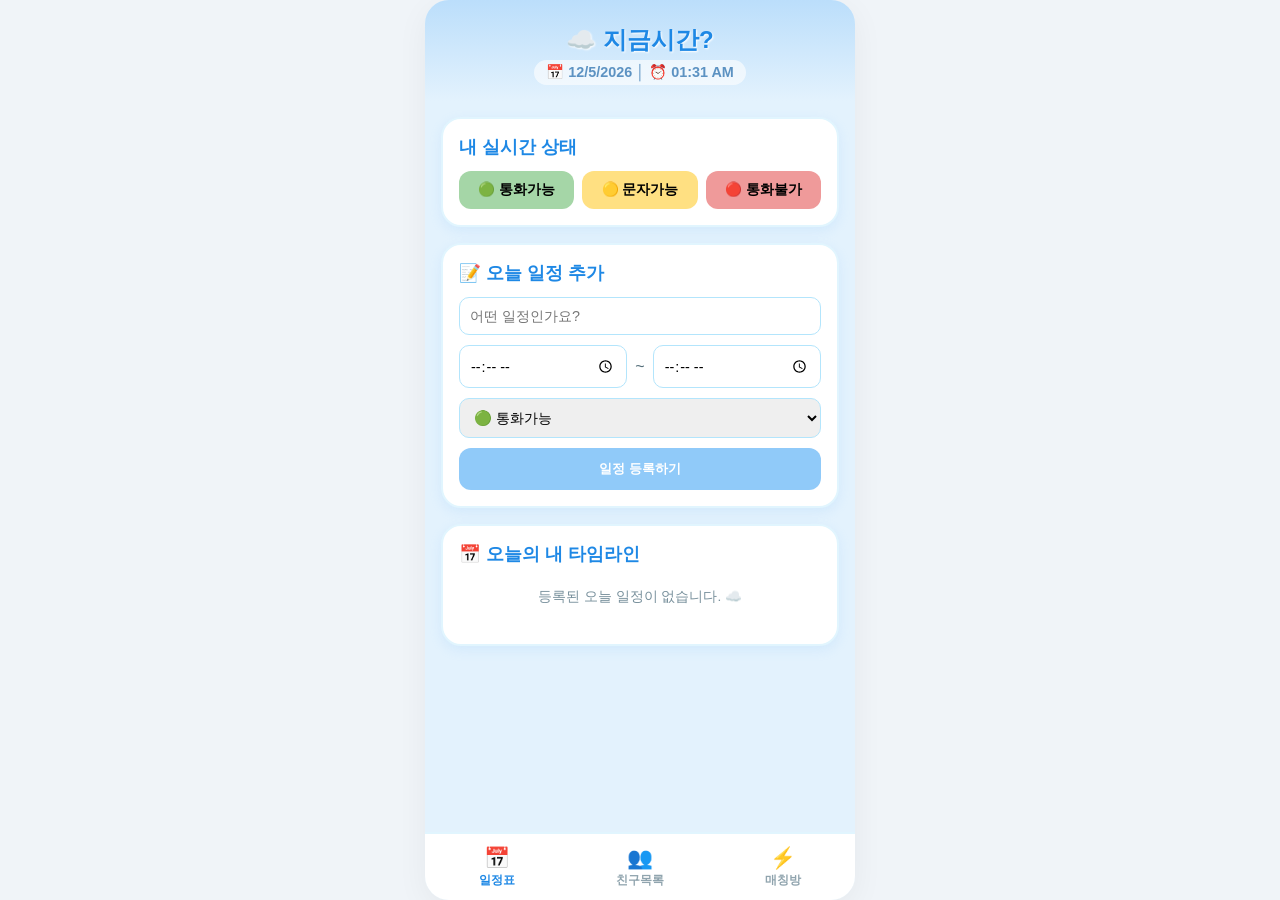
<file: index.html>
<!DOCTYPE html>
<html lang="ko">
<head>
    <meta charset="UTF-8">
    <meta name="viewport" content="width=device-width, initial-scale=1.0">
    <title>지금시간? - 몽글몽글 연락 매칭</title>
    <link rel="stylesheet" href="style.css">
</head>
<body>
    <div class="app-container">
        <!-- ☁️ 헤더 영역 -->
        <header class="app-header">
            <div class="cloud-bg">
                <h1>☁️ 지금시간?</h1>
                <p id="current-time-display">00:00</p>
            </div>
        </header>

        <!-- 📱 메인 콘텐츠 영역 -->
        <main class="app-content">
            <!-- 1️⃣ 메인 일정표 페이지 -->
            <section id="page-calendar" class="page active">
                <div class="card my-status-card">
                    <h3>내 실시간 상태</h3>
                    <div class="status-buttons">
                        <button class="status-btn green" onclick="setMyQuickStatus('green')">🟢 통화가능</button>
                        <button class="status-btn yellow" onclick="setMyQuickStatus('yellow')">🟡 문자가능</button>
                        <button class="status-btn red" onclick="setMyQuickStatus('red')">🔴 통화불가</button>
                    </div>
                </div>

                <div class="card add-schedule-card">
                    <h3>📝 오늘 일정 추가</h3>
                    <form id="schedule-form">
                        <input type="text" id="schedule-title" placeholder="어떤 일정인가요?" required>
                        <div class="time-picker">
                            <input type="time" id="start-time" required>
                            <span>~</span>
                            <input type="time" id="end-time" required>
                        </div>
                        <select id="schedule-status">
                            <option value="green">🟢 통화가능</option>
                            <option value="yellow">🟡 문자가능</option>
                            <option value="red">🔴 통화불가</option>
                        </select>
                        <button type="submit" class="submit-btn">일정 등록하기</button>
                    </form>
                </div>

                <div class="card timeline-card">
                    <h3>📅 오늘의 내 타임라인</h3>
                    <div id="my-timeline" class="timeline-list">
                        <!-- JS로 일정 추가됨 -->
                    </div>
                </div>
            </section>

            <!-- 2️⃣ 친구 목록 및 상태 페이지 -->
            <section id="page-friends" class="page">
                <div class="card friend-list-card">
                    <h3>👥 친구들의 현재 상태</h3>
                    <div id="friend-list" class="friend-list">
                        <!-- JS로 가상 친구 데이터 로드됨 -->
                    </div>
                </div>
            </section>

            <!-- 3️⃣ 매칭 대기방 / 알림 페이지 -->
            <section id="page-match" class="page">
                <div class="card match-card">
                    <h3>✨ 골든 타임 매칭 (추천)</h3>
                    <p class="subtitle">지금 나와 동시에 통화 가능한 친구를 찾아왔어요!</p>
                    <div id="match-list" class="match-list">
                        <!-- JS로 매칭 데이터 생성됨 -->
                    </div>
                </div>
            </section>
        </main>

        <!-- 🗺️ 하단 내비게이션 바 -->
        <nav class="app-nav">
            <button class="nav-item active" onclick="switchPage('calendar', this)">
                <span class="icon">📅</span>
                <span class="text">일정표</span>
            </button>
            <button class="nav-item" onclick="switchPage('friends', this)">
                <span class="icon">👥</span>
                <span class="text">친구목록</span>
            </button>
            <button class="nav-item" onclick="switchPage('match', this)">
                <span class="icon">⚡</span>
                <span class="text">매칭방</span>
            </button>
        </nav>
    </div>
    <script src="script.js"></script>
</body>
</html>
</file>
<file: style.css>
/* ☁️ 몽글몽글 아기자기한 테마 디자인 */
:root {
    --bg-sky: #e3f2fd;
    --cloud-white: #ffffff;
    --pastel-blue: #90caf9;
    --pastel-yellow: #fff59d;
    --text-main: #546e7a;
    --status-green: #a5d6a7;
    --status-yellow: #ffe082;
    --status-red: #ef9a9a;
}

* {
    box-sizing: border-box;
    margin: 0;
    padding: 0;
    font-family: 'Apple SD Gothic Neo', 'Malgun Gothic', sans-serif;
}

body {
    background-color: #f0f4f8;
    color: var(--text-main);
    display: flex;
    justify-content: center;
    align-items: center;
    min-height: 100vh;
}

/* 스마트 기기 레이아웃 최적화 */
.app-container {
    width: 100%;
    max-width: 430px; /* 아이폰 프로맥스 기준 폭 */
    height: 100vh;
    max-height: 920px;
    background-color: var(--bg-sky);
    display: flex;
    flex-content: space-between;
    flex-direction: column;
    position: relative;
    box-shadow: 0 8px 32px rgba(0, 0, 0, 0.05);
    border-radius: 24px;
    overflow: hidden;
}

/* 헤더 영역 */
.app-header {
    background: linear-gradient(to bottom, #bbdefb, var(--bg-sky));
    padding: 24px 16px 16px 16px;
    text-align: center;
}

.cloud-bg h1 {
    font-size: 1.5rem;
    color: #1e88e5;
    margin-bottom: 4px;
    text-shadow: 1px 1px 2px white;
}

#current-time-display {
    font-size: 0.9rem;
    font-weight: bold;
    color: #5c92c2;
    background: rgba(255, 255, 255, 0.6);
    display: inline-block;
    padding: 4px 12px;
    border-radius: 20px;
}

/* 콘텐츠 영역 및 페이지 전환 */
.app-content {
    flex: 1;
    overflow-y: auto;
    padding: 16px;
    padding-bottom: 80px; /* 하단 네비게이션 공간 */
}

.page {
    display: none;
}

.page.active {
    display: block;
    animation: fadeIn 0.3s ease-in-out;
}

@keyframes fadeIn {
    from { opacity: 0; transform: translateY(10px); }
    to { opacity: 1; transform: translateY(0); }
}

/* 아기자기한 카드 컴포넌트 */
.card {
    background-color: var(--cloud-white);
    border-radius: 20px;
    padding: 16px;
    margin-bottom: 16px;
    box-shadow: 0 4px 12px rgba(144, 202, 249, 0.2);
    border: 2px solid #e1f5fe;
}

.card h3 {
    font-size: 1.1rem;
    margin-bottom: 12px;
    color: #1e88e5;
}

.subtitle {
    font-size: 0.85rem;
    color: #78909c;
    margin-bottom: 12px;
}

/* 상태 변경 버튼 */
.status-buttons {
    display: flex;
    gap: 8px;
}

.status-btn {
    flex: 1;
    border: none;
    padding: 10px;
    border-radius: 12px;
    font-size: 0.85rem;
    font-weight: bold;
    cursor: pointer;
    transition: transform 0.1s;
}

.status-btn:active { transform: scale(0.95); }
.status-btn.green { background-color: var(--status-green); }
.status-btn.yellow { background-color: var(--status-yellow); }
.status-btn.red { background-color: var(--status-red); }

/* 폼 디자인 */
#schedule-form {
    display: flex;
    flex-direction: column;
    gap: 10px;
}

#schedule-form input, #schedule-form select {
    width: 100%;
    padding: 10px;
    border: 1.5px solid #b3e5fc;
    border-radius: 10px;
    outline: none;
    font-size: 0.9rem;
}

.time-picker {
    display: flex;
    align-items: center;
    gap: 8px;
}

.submit-btn {
    background-color: var(--pastel-blue);
    color: white;
    border: none;
    padding: 12px;
    border-radius: 12px;
    font-weight: bold;
    cursor: pointer;
}

/* 리스트 아이템 디자인 */
.timeline-item, .friend-item, .match-item {
    display: flex;
    align-items: center;
    justify-content: space-between;
    padding: 12px;
    border-bottom: 1px solid #f0f4f8;
}

.timeline-item:last-child, .friend-item:last-child, .match-item:last-child {
    border-bottom: none;
}

.badge {
    padding: 4px 8px;
    border-radius: 20px;
    font-size: 0.75rem;
    color: #37474f;
    font-weight: bold;
}

.badge.green { background-color: var(--status-green); }
.badge.yellow { background-color: var(--status-yellow); }
.badge.red { background-color: var(--status-red); }

.ping-btn {
    background-color: #e3f2fd;
    border: 1px solid var(--pastel-blue);
    color: #1e88e5;
    padding: 4px 10px;
    border-radius: 20px;
    font-size: 0.8rem;
    cursor: pointer;
}

/* 하단 내비게이션 바 */
.app-nav {
    position: absolute;
    bottom: 0;
    width: 100%;
    height: 68px;
    background-color: var(--cloud-white);
    display: flex;
    border-top: 2px solid #e1f5fe;
}

.nav-item {
    flex: 1;
    border: none;
    background: none;
    display: flex;
    flex-direction: column;
    align-items: center;
    justify-content: center;
    color: #90a4ae;
    cursor: pointer;
}

.nav-item.active {
    color: #1e88e5;
}

.nav-item .icon {
    font-size: 1.3rem;
    margin-bottom: 2px;
}

.nav-item .text {
    font-size: 0.75rem;
    font-weight: bold;
}
</file>
